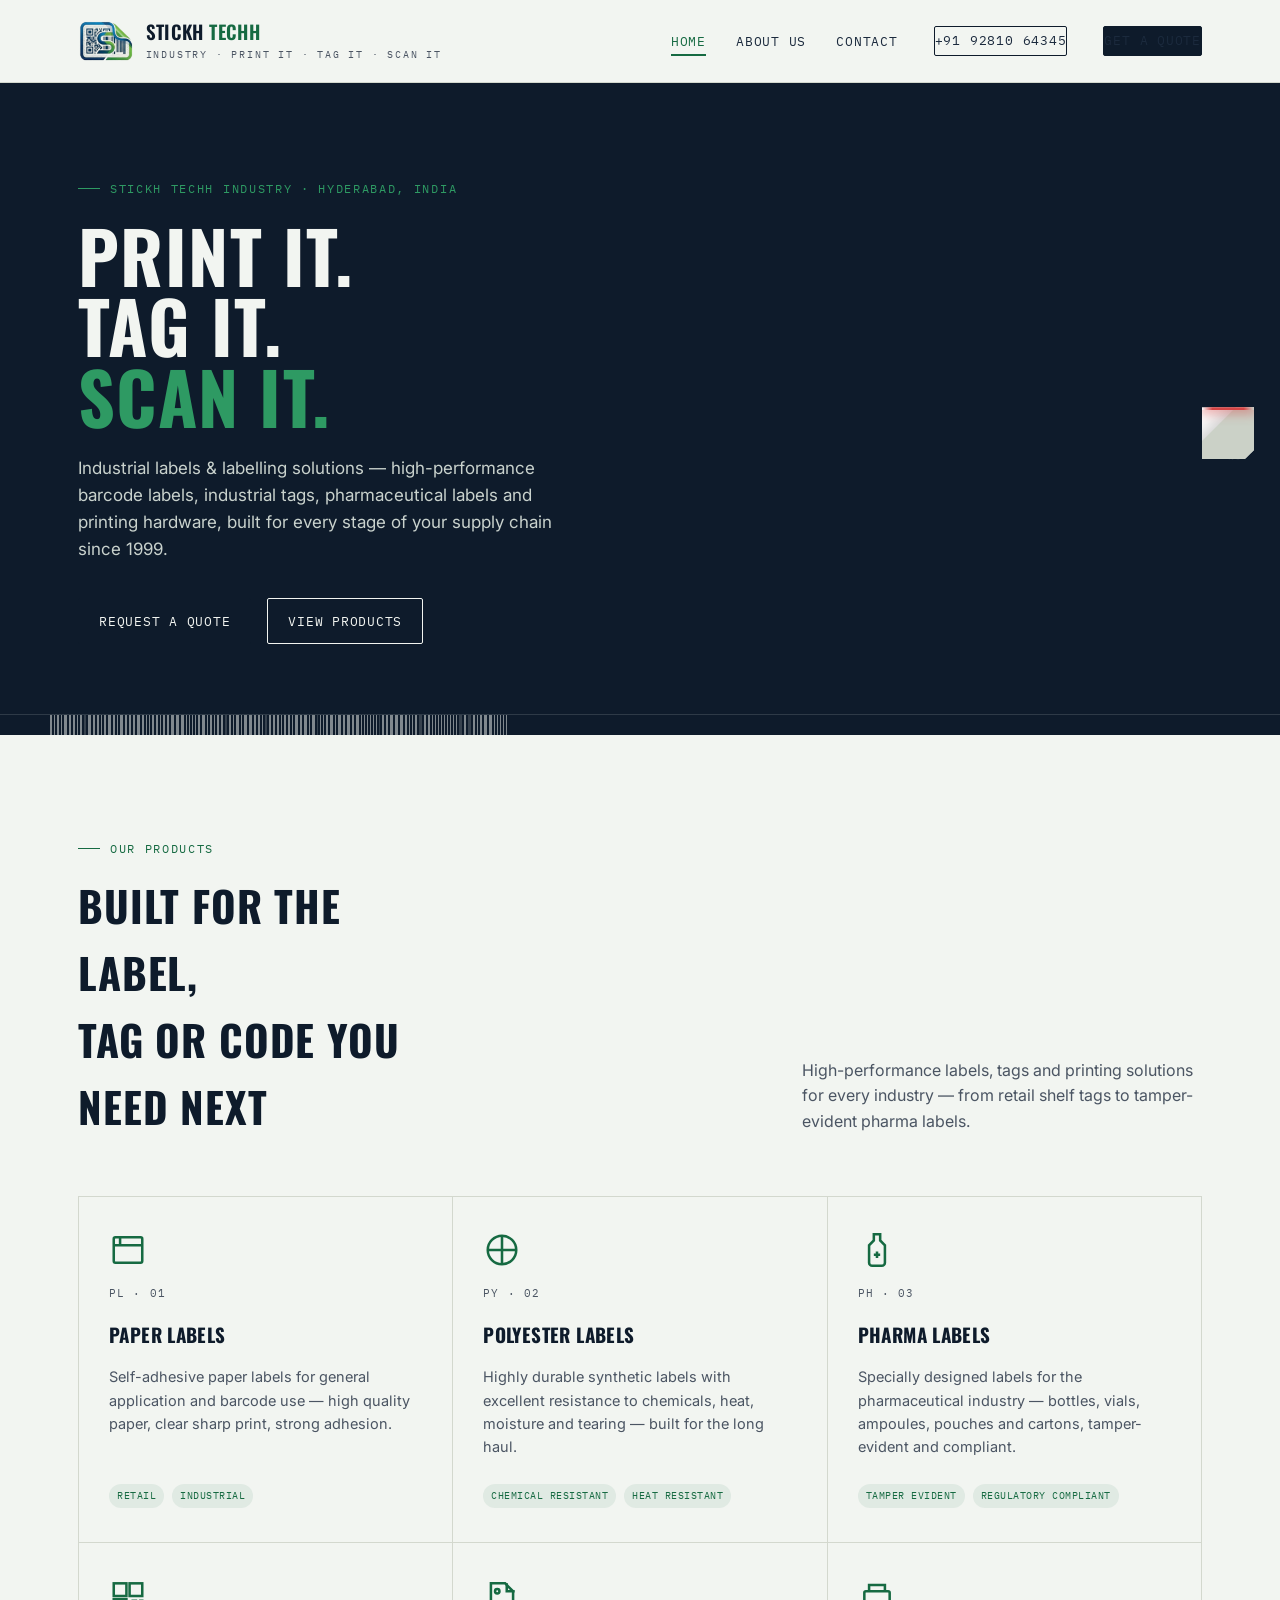
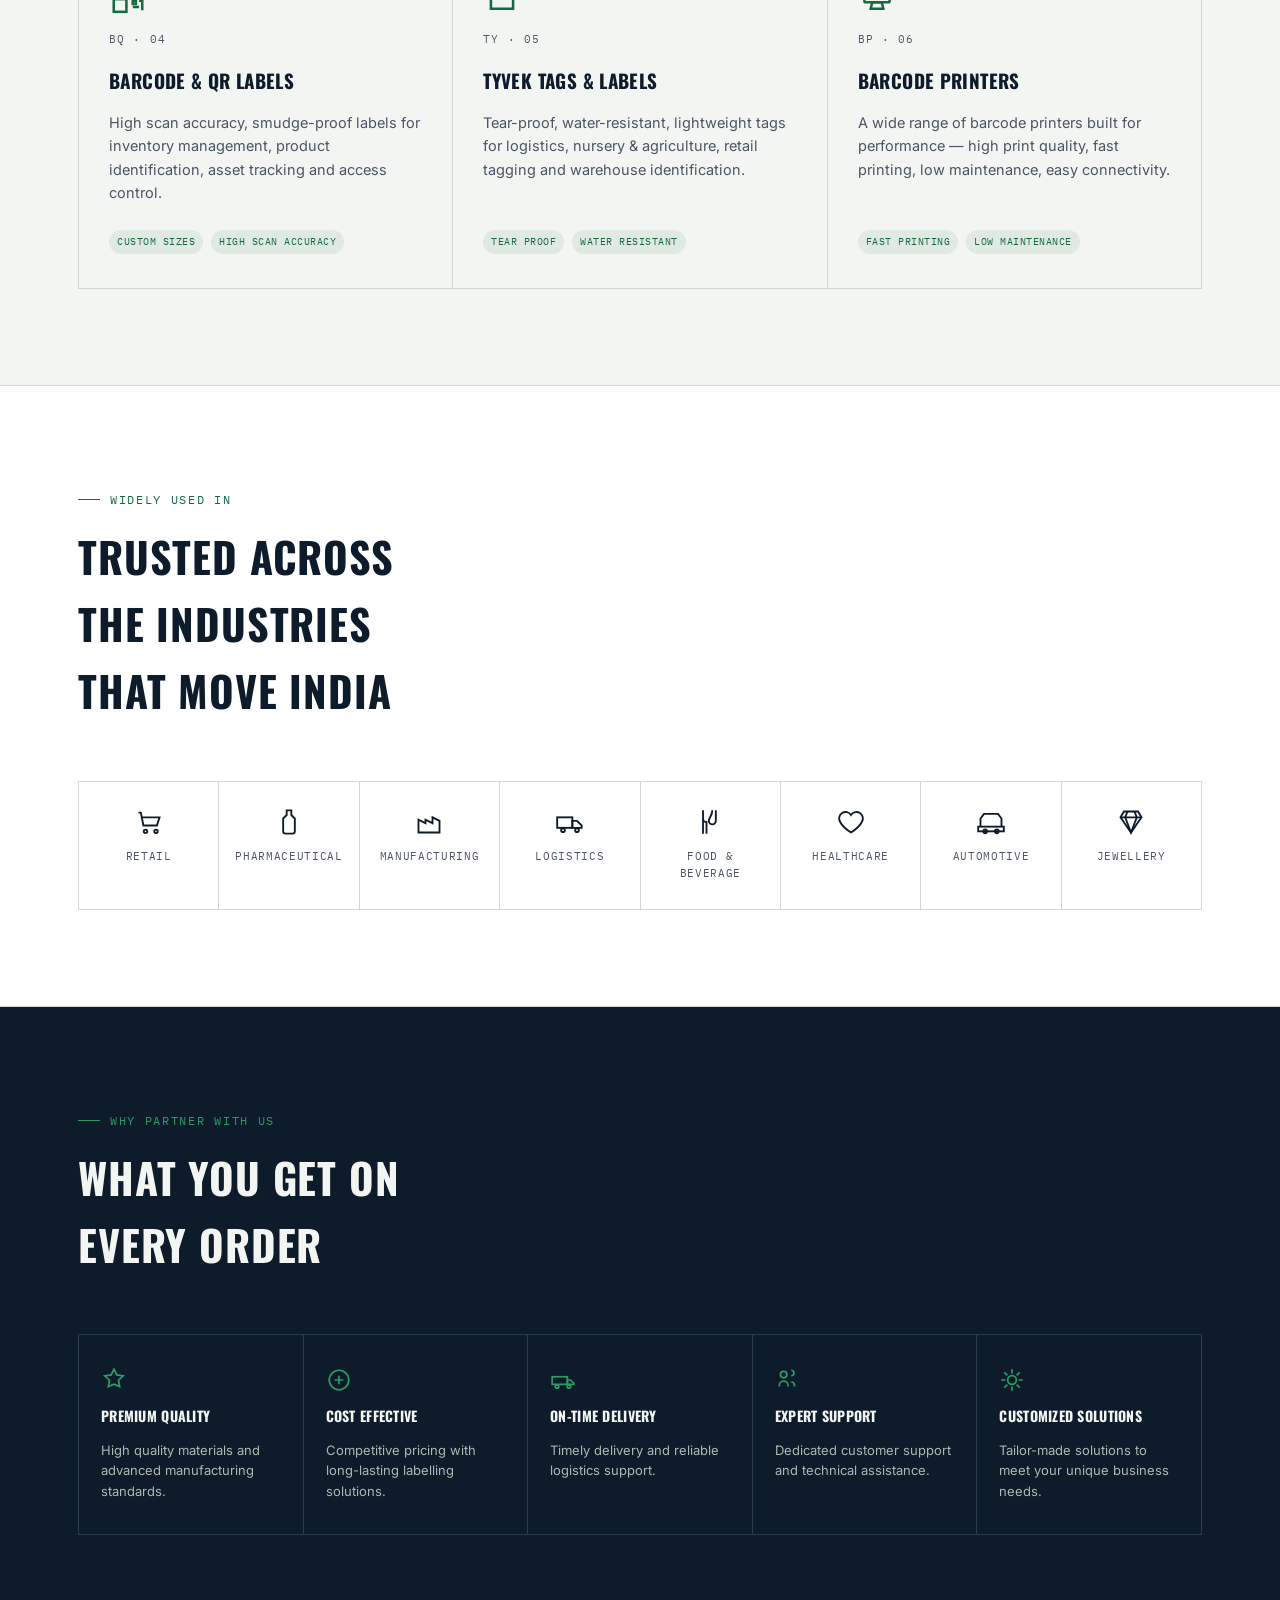
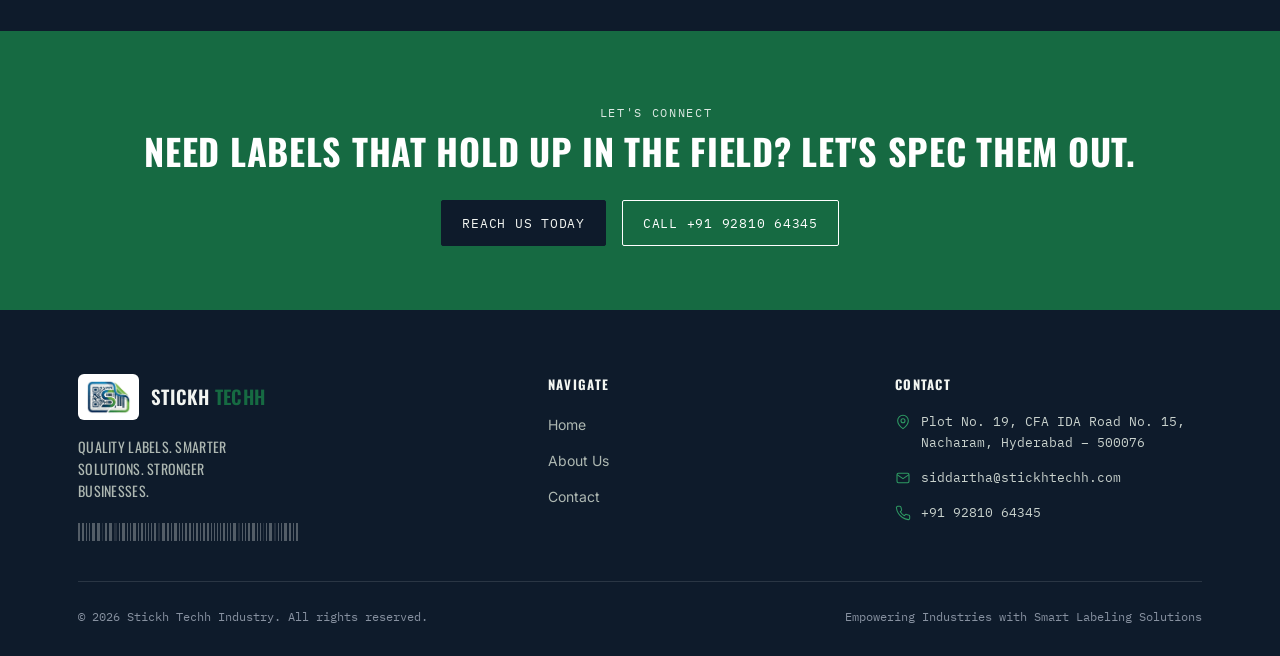
<file: index.html>
<!DOCTYPE html>
<html lang="en">
<head>
<meta charset="UTF-8">
<meta name="viewport" content="width=device-width, initial-scale=1.0">
<title>Stickh Techh Industry — Industrial Labels &amp; Labelling Solutions</title>
<meta name="description" content="High-performance barcode labels, industrial tags, pharmaceutical labels and printing solutions since 1999. Print it. Tag it. Scan it.">
<link rel="icon" href="assets/logo-icon.png" type="image/png">
<link rel="stylesheet" href="styles.css">
</head>
<body>

<header class="site-header">
  <div class="wrap">
    <a href="index.html" class="brand">
      <img class="brand-mark" src="assets/logo-icon.png" alt="Stickh Techh Industry logo">
      <span class="brand-text">
        <span class="name">STICKH <em>TECHH</em></span><br>
        <span class="sub">Industry · Print it · Tag it · Scan it</span>
      </span>
    </a>
    <nav class="main-nav">
      <ul>
        <li><a href="index.html" class="active">Home</a></li>
        <li><a href="about.html">About Us</a></li>
        <li><a href="contact.html">Contact</a></li>
      </ul>
      <a href="tel:+919281064345" class="btn btn-ghost hide-mobile">+91 92810 64345</a>
      <a href="contact.html" class="btn btn-solid">Get a Quote</a>
    </nav>
    <button class="nav-toggle" aria-label="Open menu">
      <svg viewBox="0 0 24 24" fill="none" stroke="currentColor" stroke-width="2"><line x1="3" y1="6" x2="21" y2="6"/><line x1="3" y1="12" x2="21" y2="12"/><line x1="3" y1="18" x2="21" y2="18"/></svg>
    </button>
  </div>
</header>

<div class="mobile-nav">
  <div class="top">
    <button class="close-btn" aria-label="Close menu">
      <svg viewBox="0 0 24 24" fill="none" stroke="currentColor" stroke-width="2"><line x1="6" y1="6" x2="18" y2="18"/><line x1="6" y1="18" x2="18" y2="6"/></svg>
    </button>
  </div>
  <ul>
    <li><a href="index.html">Home</a></li>
    <li><a href="about.html">About Us</a></li>
    <li><a href="contact.html">Contact</a></li>
    <li><a href="tel:+919281064345">Call Us</a></li>
  </ul>
</div>

<section class="hero">
  <div class="wrap">
    <div class="hero-copy">
      <span class="eyebrow">Stickh Techh Industry · Hyderabad, India</span>
      <h1>Print it.<br>Tag it.<br><span>Scan it.</span></h1>
      <p class="lead">Industrial labels &amp; labelling solutions — high-performance barcode labels, industrial tags, pharmaceutical labels and printing hardware, built for every stage of your supply chain since 1999.</p>
      <div class="cta-row">
        <a href="contact.html" class="btn btn-solid">Request a Quote</a>
        <a href="#products" class="btn btn-line">View Products</a>
      </div>
    </div>
    <div class="label-signature">
      <div class="label-card">
        <span class="l-eyebrow">Ref. no. STK-2026-01</span>
        <span class="l-name">Barcode &amp; QR <em>Label</em></span>
        <div class="barcode-strip" data-seed="12" data-bars="40" aria-hidden="true"></div>
        <div class="l-meta"><span>Lot 2026-07</span><span>Made in India</span></div>
        <div class="qr-grid" aria-hidden="true"></div>
        <div class="fold"></div>
        <div class="scan-beam" aria-hidden="true"></div>
      </div>
    </div>
  </div>
  <div class="hero-strip">
    <div class="wrap">
      <div class="barcode-strip" data-seed="4" data-bars="120" aria-hidden="true"></div>
    </div>
  </div>
</section>

<section id="products">
  <div class="wrap">
    <div class="section-head reveal">
      <div>
        <span class="eyebrow">Our Products</span>
        <h2>Built for the label,<br>tag or code you need next</h2>
      </div>
      <p>High-performance labels, tags and printing solutions for every industry — from retail shelf tags to tamper-evident pharma labels.</p>
    </div>

    <div class="grid-3 reveal">
      <div class="spec-card">
        <svg class="icon" viewBox="0 0 24 24" fill="none" stroke="currentColor" stroke-width="1.6"><rect x="3" y="4" width="18" height="16" rx="1"/><path d="M3 9h18"/><path d="M7 4v5"/></svg>
        <span class="ref">PL · 01</span>
        <h3>Paper Labels</h3>
        <p>Self-adhesive paper labels for general application and barcode use — high quality paper, clear sharp print, strong adhesion.</p>
        <div class="tags"><span>Retail</span><span>Industrial</span></div>
      </div>
      <div class="spec-card">
        <svg class="icon" viewBox="0 0 24 24" fill="none" stroke="currentColor" stroke-width="1.6"><circle cx="12" cy="12" r="9"/><path d="M12 3v18M3 12h18"/></svg>
        <span class="ref">PY · 02</span>
        <h3>Polyester Labels</h3>
        <p>Highly durable synthetic labels with excellent resistance to chemicals, heat, moisture and tearing — built for the long haul.</p>
        <div class="tags"><span>Chemical Resistant</span><span>Heat Resistant</span></div>
      </div>
      <div class="spec-card">
        <svg class="icon" viewBox="0 0 24 24" fill="none" stroke="currentColor" stroke-width="1.6"><path d="M10 2h4v4l3 3v11a2 2 0 0 1-2 2H9a2 2 0 0 1-2-2V9l3-3V2Z"/><path d="M12 13v4M10 15h4"/></svg>
        <span class="ref">PH · 03</span>
        <h3>Pharma Labels</h3>
        <p>Specially designed labels for the pharmaceutical industry — bottles, vials, ampoules, pouches and cartons, tamper-evident and compliant.</p>
        <div class="tags"><span>Tamper Evident</span><span>Regulatory Compliant</span></div>
      </div>
      <div class="spec-card">
        <svg class="icon" viewBox="0 0 24 24" fill="none" stroke="currentColor" stroke-width="1.6"><rect x="3" y="4" width="8" height="8"/><rect x="13" y="4" width="8" height="8"/><rect x="3" y="14" width="8" height="8"/><path d="M15 15h2v2h-2zM19 15h2v6M15 19h4"/></svg>
        <span class="ref">BQ · 04</span>
        <h3>Barcode &amp; QR Labels</h3>
        <p>High scan accuracy, smudge-proof labels for inventory management, product identification, asset tracking and access control.</p>
        <div class="tags"><span>Custom Sizes</span><span>High Scan Accuracy</span></div>
      </div>
      <div class="spec-card">
        <svg class="icon" viewBox="0 0 24 24" fill="none" stroke="currentColor" stroke-width="1.6"><path d="M5 4h9l5 5v11H5z"/><circle cx="9" cy="9" r="1.4"/><path d="M15 4v5h5"/></svg>
        <span class="ref">TY · 05</span>
        <h3>Tyvek Tags &amp; Labels</h3>
        <p>Tear-proof, water-resistant, lightweight tags for logistics, nursery &amp; agriculture, retail tagging and warehouse identification.</p>
        <div class="tags"><span>Tear Proof</span><span>Water Resistant</span></div>
      </div>
      <div class="spec-card">
        <svg class="icon" viewBox="0 0 24 24" fill="none" stroke="currentColor" stroke-width="1.6"><rect x="4" y="9" width="16" height="7" rx="1"/><path d="M7 9V5h10v4M8 20h8l-1-4H9l-1 4Z"/></svg>
        <span class="ref">BP · 06</span>
        <h3>Barcode Printers</h3>
        <p>A wide range of barcode printers built for performance — high print quality, fast printing, low maintenance, easy connectivity.</p>
        <div class="tags"><span>Fast Printing</span><span>Low Maintenance</span></div>
      </div>
    </div>
  </div>
</section>

<section class="section-alt">
  <div class="wrap">
    <div class="section-head reveal">
      <div>
        <span class="eyebrow">Widely Used In</span>
        <h2>Trusted across the industries that move India</h2>
      </div>
    </div>
    <div class="industry-strip reveal">
      <div class="ind"><svg viewBox="0 0 24 24" fill="none" stroke="currentColor" stroke-width="1.6"><circle cx="9" cy="20" r="1.5"/><circle cx="18" cy="20" r="1.5"/><path d="M3 4h2l2.2 11h11.6L21 8H6.2"/></svg><span>Retail</span></div>
      <div class="ind"><svg viewBox="0 0 24 24" fill="none" stroke="currentColor" stroke-width="1.6"><path d="M10 2h4v4l3 3v11a2 2 0 0 1-2 2H9a2 2 0 0 1-2-2V9l3-3V2Z"/></svg><span>Pharmaceutical</span></div>
      <div class="ind"><svg viewBox="0 0 24 24" fill="none" stroke="currentColor" stroke-width="1.6"><path d="M3 21V10l6 3V10l6 3V8l6 3v10z"/></svg><span>Manufacturing</span></div>
      <div class="ind"><svg viewBox="0 0 24 24" fill="none" stroke="currentColor" stroke-width="1.6"><rect x="1" y="8" width="13" height="9"/><path d="M14 11h4l4 4v2h-8z"/><circle cx="6" cy="19" r="1.6"/><circle cx="18" cy="19" r="1.6"/></svg><span>Logistics</span></div>
      <div class="ind"><svg viewBox="0 0 24 24" fill="none" stroke="currentColor" stroke-width="1.6"><path d="M6 2v7a3 3 0 0 0 3 3v10M6 2v20M6 9h0M17 2v9a3 3 0 0 1-6 0c0-3 3-4 3-9"/></svg><span>Food &amp; Beverage</span></div>
      <div class="ind"><svg viewBox="0 0 24 24" fill="none" stroke="currentColor" stroke-width="1.6"><path d="M12 21s-7-4.5-9.3-9A5 5 0 0 1 12 6a5 5 0 0 1 9.3 6c-2.3 4.5-9.3 9-9.3 9Z"/></svg><span>Healthcare</span></div>
      <div class="ind"><svg viewBox="0 0 24 24" fill="none" stroke="currentColor" stroke-width="1.6"><path d="M3 16V9l3-4h12l3 4v7"/><rect x="1" y="16" width="22" height="4"/><circle cx="7" cy="20" r="1.6"/><circle cx="17" cy="20" r="1.6"/></svg><span>Automotive</span></div>
      <div class="ind"><svg viewBox="0 0 24 24" fill="none" stroke="currentColor" stroke-width="1.6"><path d="M6 3h12l3 5-9 13L3 8Z"/><path d="M3 8h18M9 3l-2 5 5 13 5-13-2-5"/></svg><span>Jewellery</span></div>
    </div>
  </div>
</section>

<section class="section-dark">
  <div class="wrap">
    <div class="section-head reveal">
      <div>
        <span class="eyebrow">Why Partner With Us</span>
        <h2>What you get on every order</h2>
      </div>
    </div>
    <div class="badge-row reveal">
      <div class="badge">
        <svg viewBox="0 0 24 24" fill="none" stroke="currentColor" stroke-width="1.6"><path d="M12 2l2.6 5.3 5.9.8-4.3 4.1 1 5.8L12 15.8 6.8 18l1-5.8L3.5 8.1l5.9-.8Z"/></svg>
        <h4>Premium Quality</h4>
        <p>High quality materials and advanced manufacturing standards.</p>
      </div>
      <div class="badge">
        <svg viewBox="0 0 24 24" fill="none" stroke="currentColor" stroke-width="1.6"><circle cx="12" cy="12" r="9"/><path d="M8 12h8M12 8v8"/></svg>
        <h4>Cost Effective</h4>
        <p>Competitive pricing with long-lasting labelling solutions.</p>
      </div>
      <div class="badge">
        <svg viewBox="0 0 24 24" fill="none" stroke="currentColor" stroke-width="1.6"><rect x="2" y="9" width="14" height="7"/><path d="M16 12h3l3 3v1h-6z"/><circle cx="6.5" cy="18" r="1.6"/><circle cx="17.5" cy="18" r="1.6"/></svg>
        <h4>On-Time Delivery</h4>
        <p>Timely delivery and reliable logistics support.</p>
      </div>
      <div class="badge">
        <svg viewBox="0 0 24 24" fill="none" stroke="currentColor" stroke-width="1.6"><path d="M4 18v-1a4 4 0 0 1 4-4h0a4 4 0 0 1 4 4v1"/><circle cx="8" cy="7" r="3"/><path d="M15 8a2.5 2.5 0 1 0 0-5"/><path d="M18 18v-1a3.5 3.5 0 0 0-3-3.4"/></svg>
        <h4>Expert Support</h4>
        <p>Dedicated customer support and technical assistance.</p>
      </div>
      <div class="badge">
        <svg viewBox="0 0 24 24" fill="none" stroke="currentColor" stroke-width="1.6"><path d="M12 2v4M12 18v4M4.9 4.9l2.8 2.8M16.3 16.3l2.8 2.8M2 12h4M18 12h4M4.9 19.1l2.8-2.8M16.3 7.7l2.8-2.8"/><circle cx="12" cy="12" r="4"/></svg>
        <h4>Customized Solutions</h4>
        <p>Tailor-made solutions to meet your unique business needs.</p>
      </div>
    </div>
  </div>
</section>

<section class="cta-band">
  <div class="wrap reveal">
    <span class="eyebrow" style="color:rgba(255,255,255,0.85)">Let's Connect</span>
    <h2>Need labels that hold up in the field? Let's spec them out.</h2>
    <div class="cta-row">
      <a href="contact.html" class="btn btn-solid">Reach Us Today</a>
      <a href="tel:+919281064345" class="btn btn-ghost">Call +91 92810 64345</a>
    </div>
  </div>
</section>

<footer class="site-footer">
  <div class="wrap">
    <div class="footer-grid">
      <div>
        <a href="index.html" class="brand">
          <span class="brand-mark-chip"><img class="brand-mark" src="assets/logo-icon.png" alt="Stickh Techh Industry logo"></span>
          <span class="brand-text"><span class="name">STICKH <em>TECHH</em></span></span>
        </a>
        <p class="footer-tagline">Quality Labels. Smarter Solutions. Stronger Businesses.</p>
        <div class="barcode-strip" data-seed="9" data-bars="60" style="color:rgba(242,245,241,0.3); height:18px; max-width:260px;" aria-hidden="true"></div>
      </div>
      <div>
        <h4>Navigate</h4>
        <ul class="footer-list">
          <li><a href="index.html">Home</a></li>
          <li><a href="about.html">About Us</a></li>
          <li><a href="contact.html">Contact</a></li>
        </ul>
      </div>
      <div>
        <h4>Contact</h4>
        <ul class="footer-contact">
          <li><svg viewBox="0 0 24 24" fill="none" stroke="currentColor" stroke-width="1.6"><path d="M20 10c0 6-8 12-8 12s-8-6-8-12a8 8 0 0 1 16 0Z"/><circle cx="12" cy="10" r="3"/></svg>Plot No. 19, CFA IDA Road No. 15, Nacharam, Hyderabad – 500076</li>
          <li><svg viewBox="0 0 24 24" fill="none" stroke="currentColor" stroke-width="1.6"><rect x="3" y="5" width="18" height="14" rx="2"/><path d="m3 7 9 6 9-6"/></svg>siddartha@stickhtechh.com</li>
          <li><svg viewBox="0 0 24 24" fill="none" stroke="currentColor" stroke-width="1.6"><path d="M22 16.9v3a2 2 0 0 1-2.2 2 19.8 19.8 0 0 1-8.6-3.1 19.5 19.5 0 0 1-6-6 19.8 19.8 0 0 1-3.1-8.6A2 2 0 0 1 4.1 2h3a2 2 0 0 1 2 1.7c.1 1 .4 2 .7 3a2 2 0 0 1-.5 2.1L8 10a16 16 0 0 0 6 6l1.2-1.3a2 2 0 0 1 2.1-.5c1 .3 2 .5 3 .7a2 2 0 0 1 1.7 2Z"/></svg>+91 92810 64345</li>
        </ul>
      </div>
    </div>
    <div class="footer-bottom">
      <span>© 2026 Stickh Techh Industry. All rights reserved.</span>
      <span>Empowering Industries with Smart Labeling Solutions</span>
    </div>
  </div>
</footer>

<script src="script.js"></script>
</body>
</html>
</file>
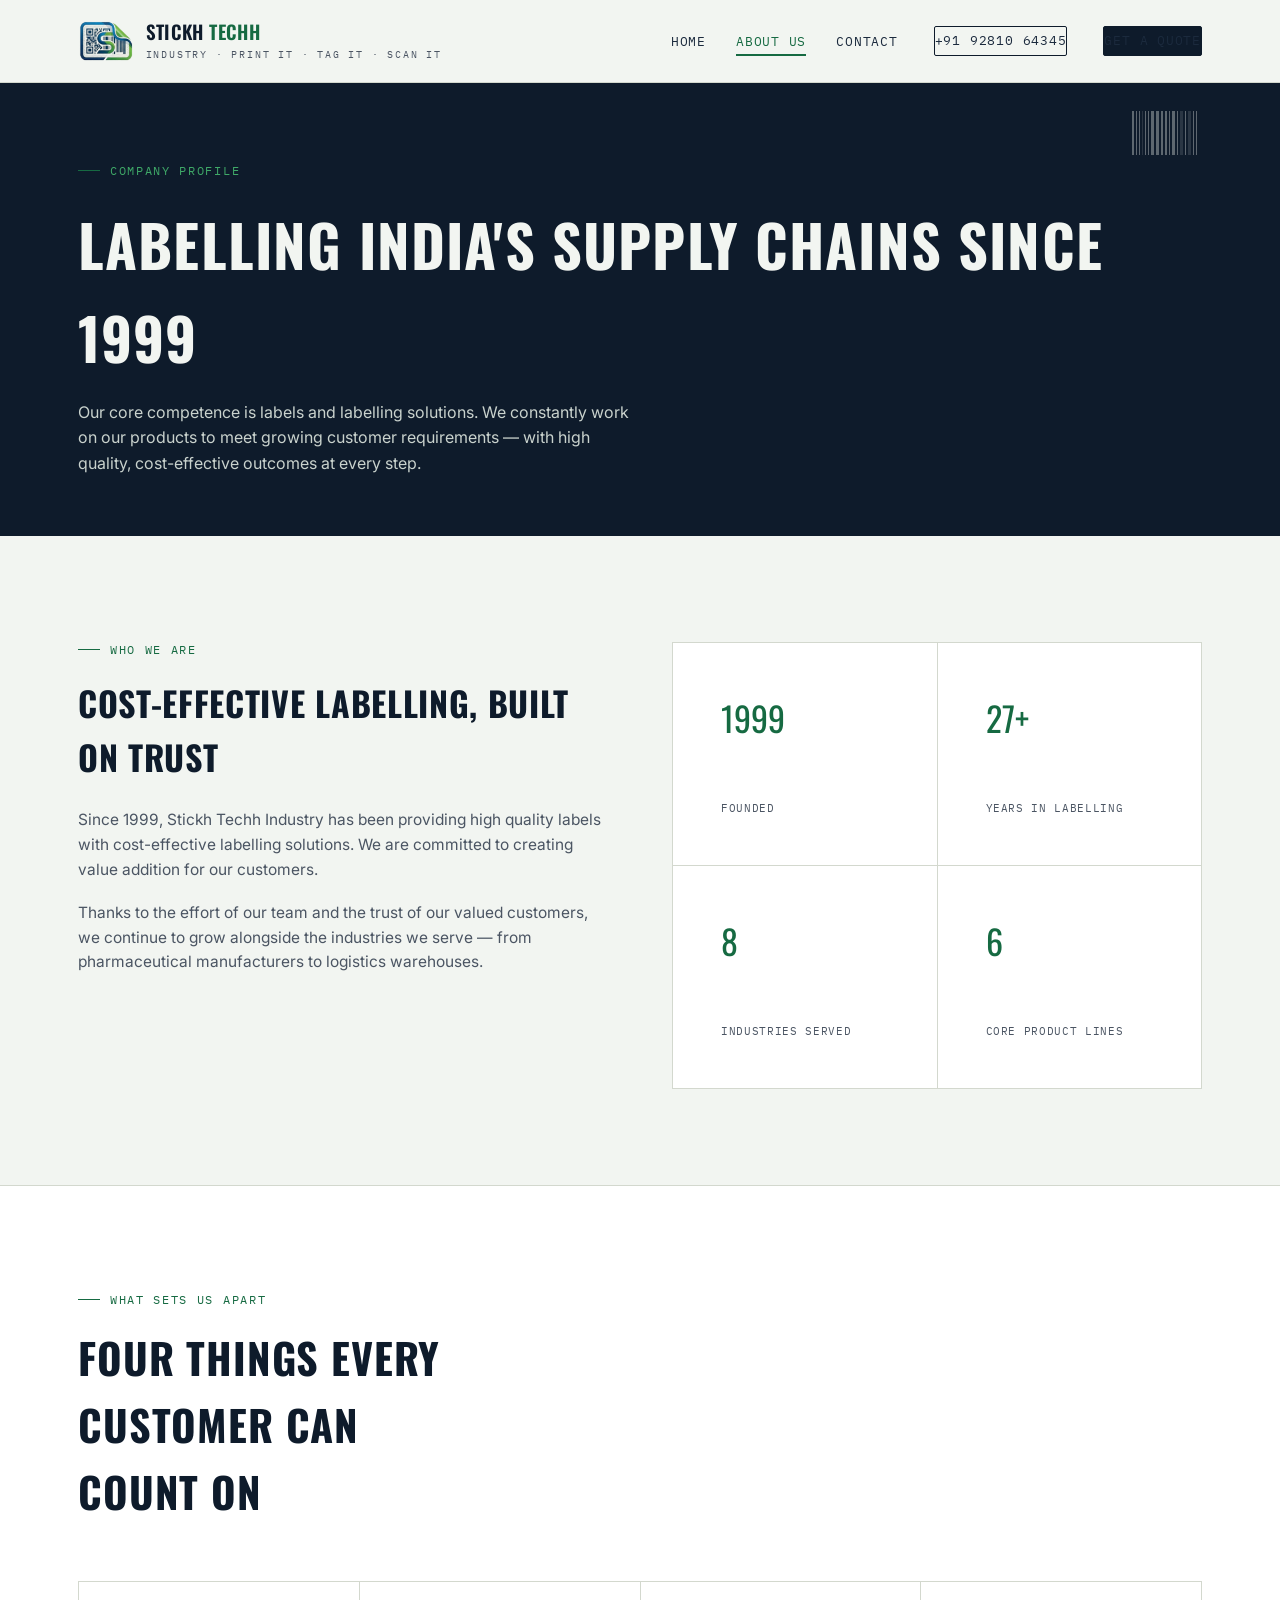
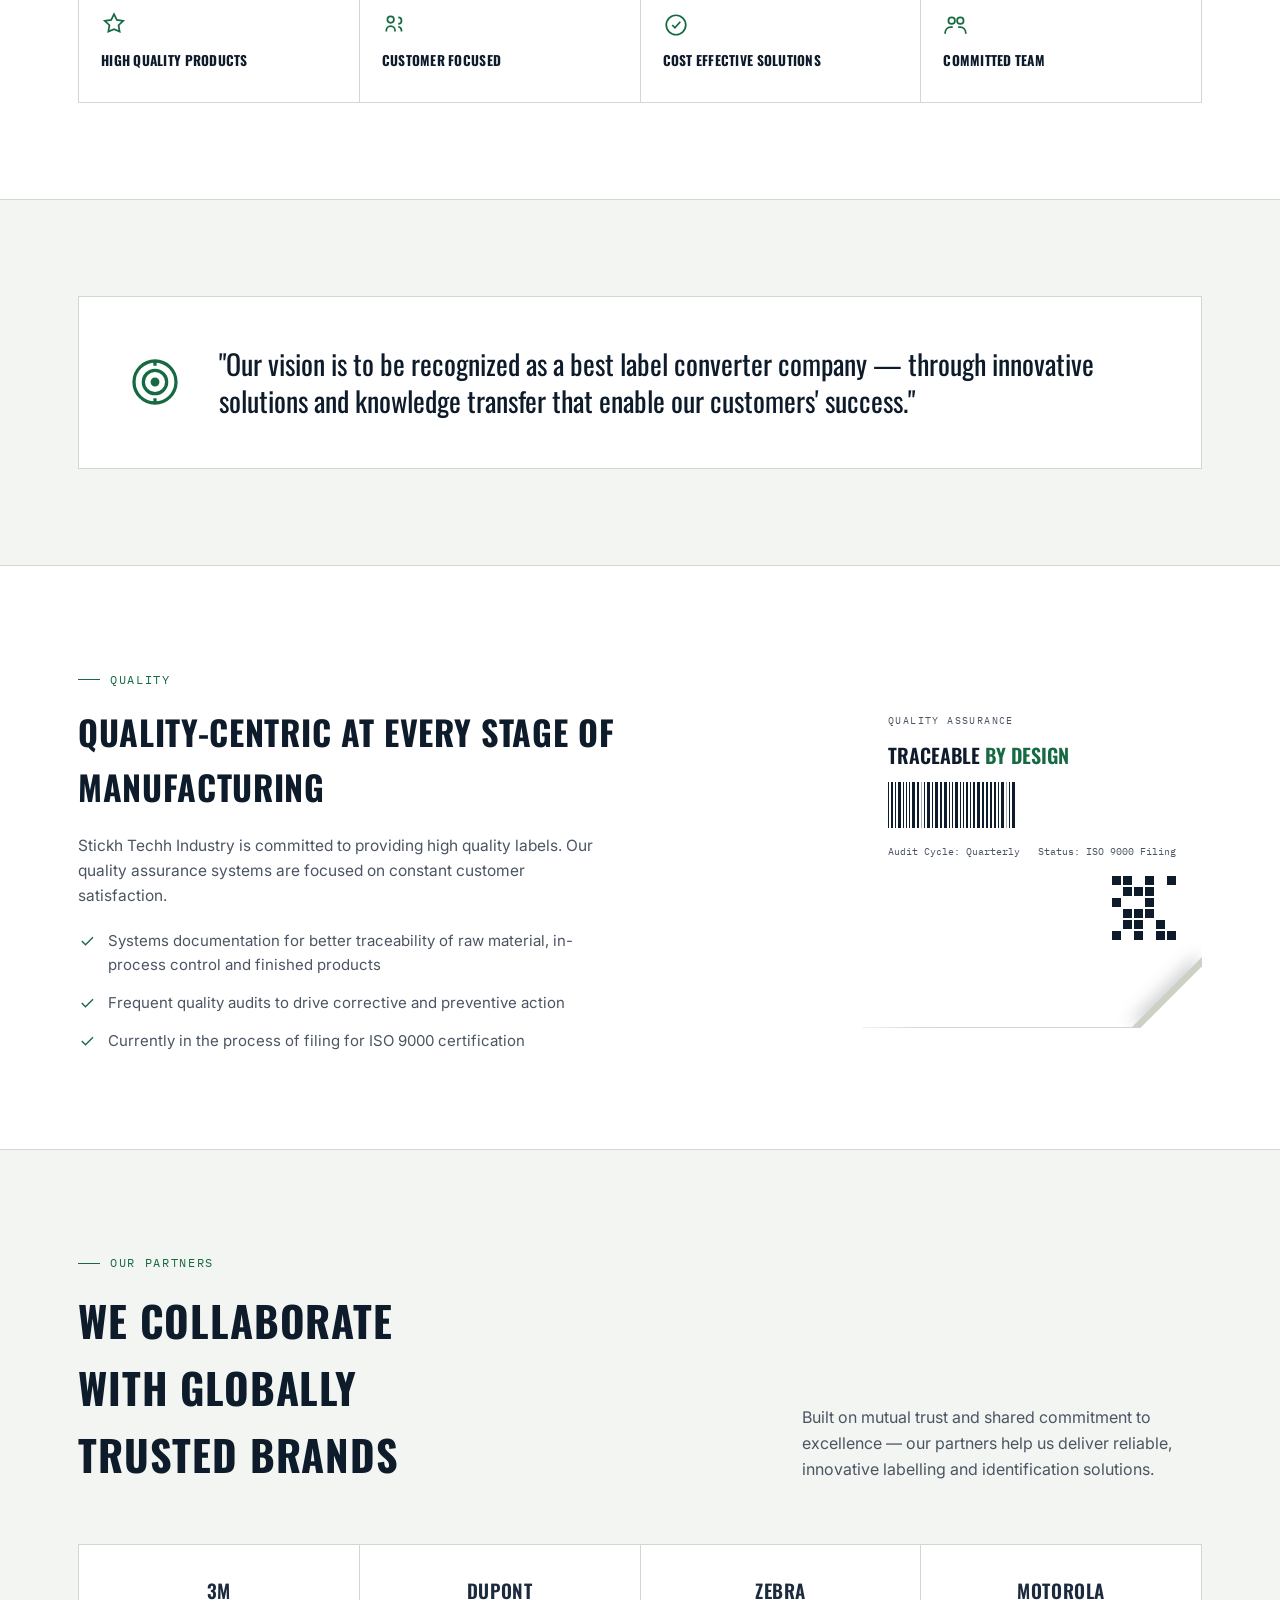
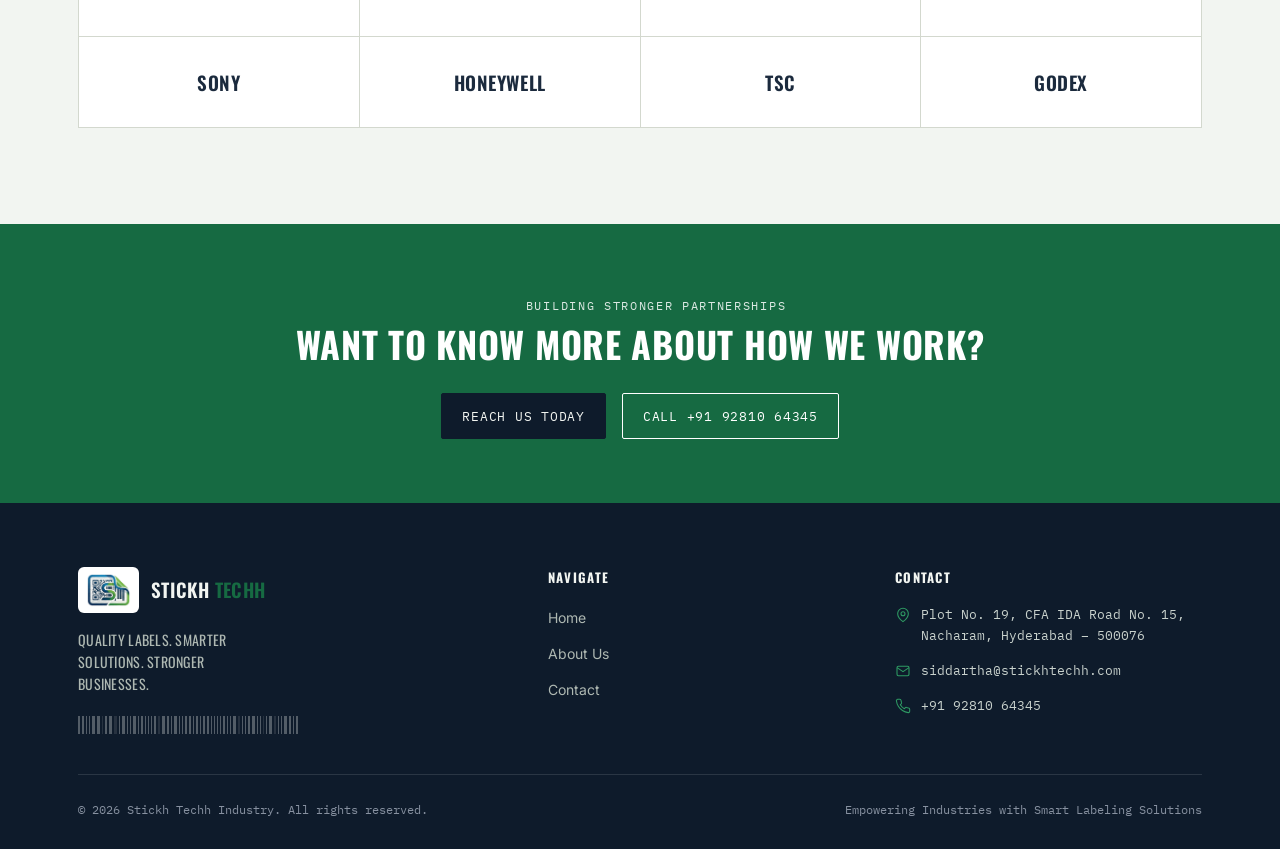
<file: about.html>
<!DOCTYPE html>
<html lang="en">
<head>
<meta charset="UTF-8">
<meta name="viewport" content="width=device-width, initial-scale=1.0">
<title>About Us — Stickh Techh Industry</title>
<meta name="description" content="Since 1999, Stickh Techh Industry has been providing high quality, cost-effective labelling solutions to industries across India.">
<link rel="icon" href="assets/logo-icon.png" type="image/png">
<link rel="stylesheet" href="styles.css">
</head>
<body>

<header class="site-header">
  <div class="wrap">
    <a href="index.html" class="brand">
      <img class="brand-mark" src="assets/logo-icon.png" alt="Stickh Techh Industry logo">
      <span class="brand-text">
        <span class="name">STICKH <em>TECHH</em></span><br>
        <span class="sub">Industry · Print it · Tag it · Scan it</span>
      </span>
    </a>
    <nav class="main-nav">
      <ul>
        <li><a href="index.html">Home</a></li>
        <li><a href="about.html" class="active">About Us</a></li>
        <li><a href="contact.html">Contact</a></li>
      </ul>
      <a href="tel:+919281064345" class="btn btn-ghost hide-mobile">+91 92810 64345</a>
      <a href="contact.html" class="btn btn-solid">Get a Quote</a>
    </nav>
    <button class="nav-toggle" aria-label="Open menu">
      <svg viewBox="0 0 24 24" fill="none" stroke="currentColor" stroke-width="2"><line x1="3" y1="6" x2="21" y2="6"/><line x1="3" y1="12" x2="21" y2="12"/><line x1="3" y1="18" x2="21" y2="18"/></svg>
    </button>
  </div>
</header>

<div class="mobile-nav">
  <div class="top">
    <button class="close-btn" aria-label="Close menu">
      <svg viewBox="0 0 24 24" fill="none" stroke="currentColor" stroke-width="2"><line x1="6" y1="6" x2="18" y2="18"/><line x1="6" y1="18" x2="18" y2="6"/></svg>
    </button>
  </div>
  <ul>
    <li><a href="index.html">Home</a></li>
    <li><a href="about.html">About Us</a></li>
    <li><a href="contact.html">Contact</a></li>
    <li><a href="tel:+919281064345">Call Us</a></li>
  </ul>
</div>

<section class="page-hero">
  <div class="wrap">
    <span class="eyebrow" style="color:#3FA968">Company Profile</span>
    <h1>Labelling India's supply chains since 1999</h1>
    <p>Our core competence is labels and labelling solutions. We constantly work on our products to meet growing customer requirements — with high quality, cost-effective outcomes at every step.</p>
  </div>
  <div class="barcode-strip" data-seed="21" data-bars="18" aria-hidden="true"></div>
</section>

<section>
  <div class="wrap profile-grid">
    <div class="reveal">
      <span class="eyebrow">Who We Are</span>
      <h2 style="margin:16px 0 24px; font-size:clamp(24px,3vw,34px);">Cost-effective labelling, built on trust</h2>
      <p>Since 1999, Stickh Techh Industry has been providing high quality labels with cost-effective labelling solutions. We are committed to creating value addition for our customers.</p>
      <p>Thanks to the effort of our team and the trust of our valued customers, we continue to grow alongside the industries we serve — from pharmaceutical manufacturers to logistics warehouses.</p>
    </div>
    <div class="reveal">
      <div class="stat-list">
        <div><div class="num">1999</div><div class="lbl">Founded</div></div>
        <div><div class="num">27+</div><div class="lbl">Years in Labelling</div></div>
        <div><div class="num">8</div><div class="lbl">Industries Served</div></div>
        <div><div class="num">6</div><div class="lbl">Core Product Lines</div></div>
      </div>
    </div>
  </div>
</section>

<section class="section-alt">
  <div class="wrap">
    <div class="section-head reveal">
      <div>
        <span class="eyebrow">What Sets Us Apart</span>
        <h2>Four things every customer can count on</h2>
      </div>
    </div>
    <div class="badge-row-4 reveal">
      <div class="badge">
        <svg viewBox="0 0 24 24" fill="none" stroke="currentColor" stroke-width="1.6"><path d="M12 2l2.6 5.3 5.9.8-4.3 4.1 1 5.8L12 15.8 6.8 18l1-5.8L3.5 8.1l5.9-.8Z"/></svg>
        <h4>High Quality Products</h4>
      </div>
      <div class="badge">
        <svg viewBox="0 0 24 24" fill="none" stroke="currentColor" stroke-width="1.6"><path d="M4 18v-1a4 4 0 0 1 4-4h0a4 4 0 0 1 4 4v1"/><circle cx="8" cy="7" r="3"/><path d="M15 5a3 3 0 0 1 0 6M18 18v-1a3.5 3.5 0 0 0-3-3.4"/></svg>
        <h4>Customer Focused</h4>
      </div>
      <div class="badge">
        <svg viewBox="0 0 24 24" fill="none" stroke="currentColor" stroke-width="1.6"><circle cx="12" cy="12" r="9"/><path d="m8.5 12 2.5 2.5L16 9"/></svg>
        <h4>Cost Effective Solutions</h4>
      </div>
      <div class="badge">
        <svg viewBox="0 0 24 24" fill="none" stroke="currentColor" stroke-width="1.6"><circle cx="8" cy="8" r="3"/><circle cx="16" cy="8" r="3"/><path d="M2 20v-1a5 5 0 0 1 5-5h2M14 14h2a5 5 0 0 1 5 5v1"/></svg>
        <h4>Committed Team</h4>
      </div>
    </div>
  </div>
</section>

<section>
  <div class="wrap reveal">
    <div class="vision-block">
      <svg viewBox="0 0 24 24" fill="none" stroke="currentColor" stroke-width="1.4"><circle cx="12" cy="12" r="9"/><circle cx="12" cy="12" r="5"/><circle cx="12" cy="12" r="1.2" fill="currentColor"/><path d="M12 3v2M12 19v2"/></svg>
      <p>"Our vision is to be recognized as a best label converter company — through innovative solutions and knowledge transfer that enable our customers' success."</p>
    </div>
  </div>
</section>

<section class="section-alt">
  <div class="wrap quality-grid">
    <div class="reveal">
      <span class="eyebrow">Quality</span>
      <h2 style="margin:16px 0 20px; font-size:clamp(24px,3vw,34px);">Quality-centric at every stage of manufacturing</h2>
      <p style="color:var(--text-soft); font-size:15.5px;">Stickh Techh Industry is committed to providing high quality labels. Our quality assurance systems are focused on constant customer satisfaction.</p>
      <ul>
        <li><svg viewBox="0 0 24 24" fill="none" stroke="currentColor" stroke-width="1.8"><path d="m5 12 5 5L20 7"/></svg>Systems documentation for better traceability of raw material, in-process control and finished products</li>
        <li><svg viewBox="0 0 24 24" fill="none" stroke="currentColor" stroke-width="1.8"><path d="m5 12 5 5L20 7"/></svg>Frequent quality audits to drive corrective and preventive action</li>
        <li><svg viewBox="0 0 24 24" fill="none" stroke="currentColor" stroke-width="1.8"><path d="m5 12 5 5L20 7"/></svg>Currently in the process of filing for ISO 9000 certification</li>
      </ul>
    </div>
    <div class="reveal">
      <div class="label-card" style="position:relative; aspect-ratio:1/1; max-width:340px; margin-left:auto;">
        <span class="l-eyebrow">Quality Assurance</span>
        <span class="l-name">Traceable <em>by Design</em></span>
        <div class="barcode-strip" data-seed="31" data-bars="34" aria-hidden="true"></div>
        <div class="l-meta"><span>Audit Cycle: Quarterly</span><span>Status: ISO 9000 Filing</span></div>
        <div class="qr-grid" aria-hidden="true"></div>
        <div class="fold"></div>
      </div>
    </div>
  </div>
</section>

<section>
  <div class="wrap">
    <div class="section-head reveal">
      <div>
        <span class="eyebrow">Our Partners</span>
        <h2>We collaborate with globally trusted brands</h2>
      </div>
      <p>Built on mutual trust and shared commitment to excellence — our partners help us deliver reliable, innovative labelling and identification solutions.</p>
    </div>
    <div class="partner-row reveal">
      <span>3M</span><span>DuPont</span><span>Zebra</span><span>Motorola</span>
      <span>Sony</span><span>Honeywell</span><span>TSC</span><span>GoDEX</span>
    </div>
  </div>
</section>

<section class="cta-band">
  <div class="wrap reveal">
    <span class="eyebrow" style="color:rgba(255,255,255,0.85)">Building Stronger Partnerships</span>
    <h2>Want to know more about how we work?</h2>
    <div class="cta-row">
      <a href="contact.html" class="btn btn-solid">Reach Us Today</a>
      <a href="tel:+919281064345" class="btn btn-ghost">Call +91 92810 64345</a>
    </div>
  </div>
</section>

<footer class="site-footer">
  <div class="wrap">
    <div class="footer-grid">
      <div>
        <a href="index.html" class="brand">
          <span class="brand-mark-chip"><img class="brand-mark" src="assets/logo-icon.png" alt="Stickh Techh Industry logo"></span>
          <span class="brand-text"><span class="name">STICKH <em>TECHH</em></span></span>
        </a>
        <p class="footer-tagline">Quality Labels. Smarter Solutions. Stronger Businesses.</p>
        <div class="barcode-strip" data-seed="9" data-bars="60" style="color:rgba(242,245,241,0.3); height:18px; max-width:260px;" aria-hidden="true"></div>
      </div>
      <div>
        <h4>Navigate</h4>
        <ul class="footer-list">
          <li><a href="index.html">Home</a></li>
          <li><a href="about.html">About Us</a></li>
          <li><a href="contact.html">Contact</a></li>
        </ul>
      </div>
      <div>
        <h4>Contact</h4>
        <ul class="footer-contact">
          <li><svg viewBox="0 0 24 24" fill="none" stroke="currentColor" stroke-width="1.6"><path d="M20 10c0 6-8 12-8 12s-8-6-8-12a8 8 0 0 1 16 0Z"/><circle cx="12" cy="10" r="3"/></svg>Plot No. 19, CFA IDA Road No. 15, Nacharam, Hyderabad – 500076</li>
          <li><svg viewBox="0 0 24 24" fill="none" stroke="currentColor" stroke-width="1.6"><rect x="3" y="5" width="18" height="14" rx="2"/><path d="m3 7 9 6 9-6"/></svg>siddartha@stickhtechh.com</li>
          <li><svg viewBox="0 0 24 24" fill="none" stroke="currentColor" stroke-width="1.6"><path d="M22 16.9v3a2 2 0 0 1-2.2 2 19.8 19.8 0 0 1-8.6-3.1 19.5 19.5 0 0 1-6-6 19.8 19.8 0 0 1-3.1-8.6A2 2 0 0 1 4.1 2h3a2 2 0 0 1 2 1.7c.1 1 .4 2 .7 3a2 2 0 0 1-.5 2.1L8 10a16 16 0 0 0 6 6l1.2-1.3a2 2 0 0 1 2.1-.5c1 .3 2 .5 3 .7a2 2 0 0 1 1.7 2Z"/></svg>+91 92810 64345</li>
        </ul>
      </div>
    </div>
    <div class="footer-bottom">
      <span>© 2026 Stickh Techh Industry. All rights reserved.</span>
      <span>Empowering Industries with Smart Labeling Solutions</span>
    </div>
  </div>
</footer>

<script src="script.js"></script>
</body>
</html>
</file>
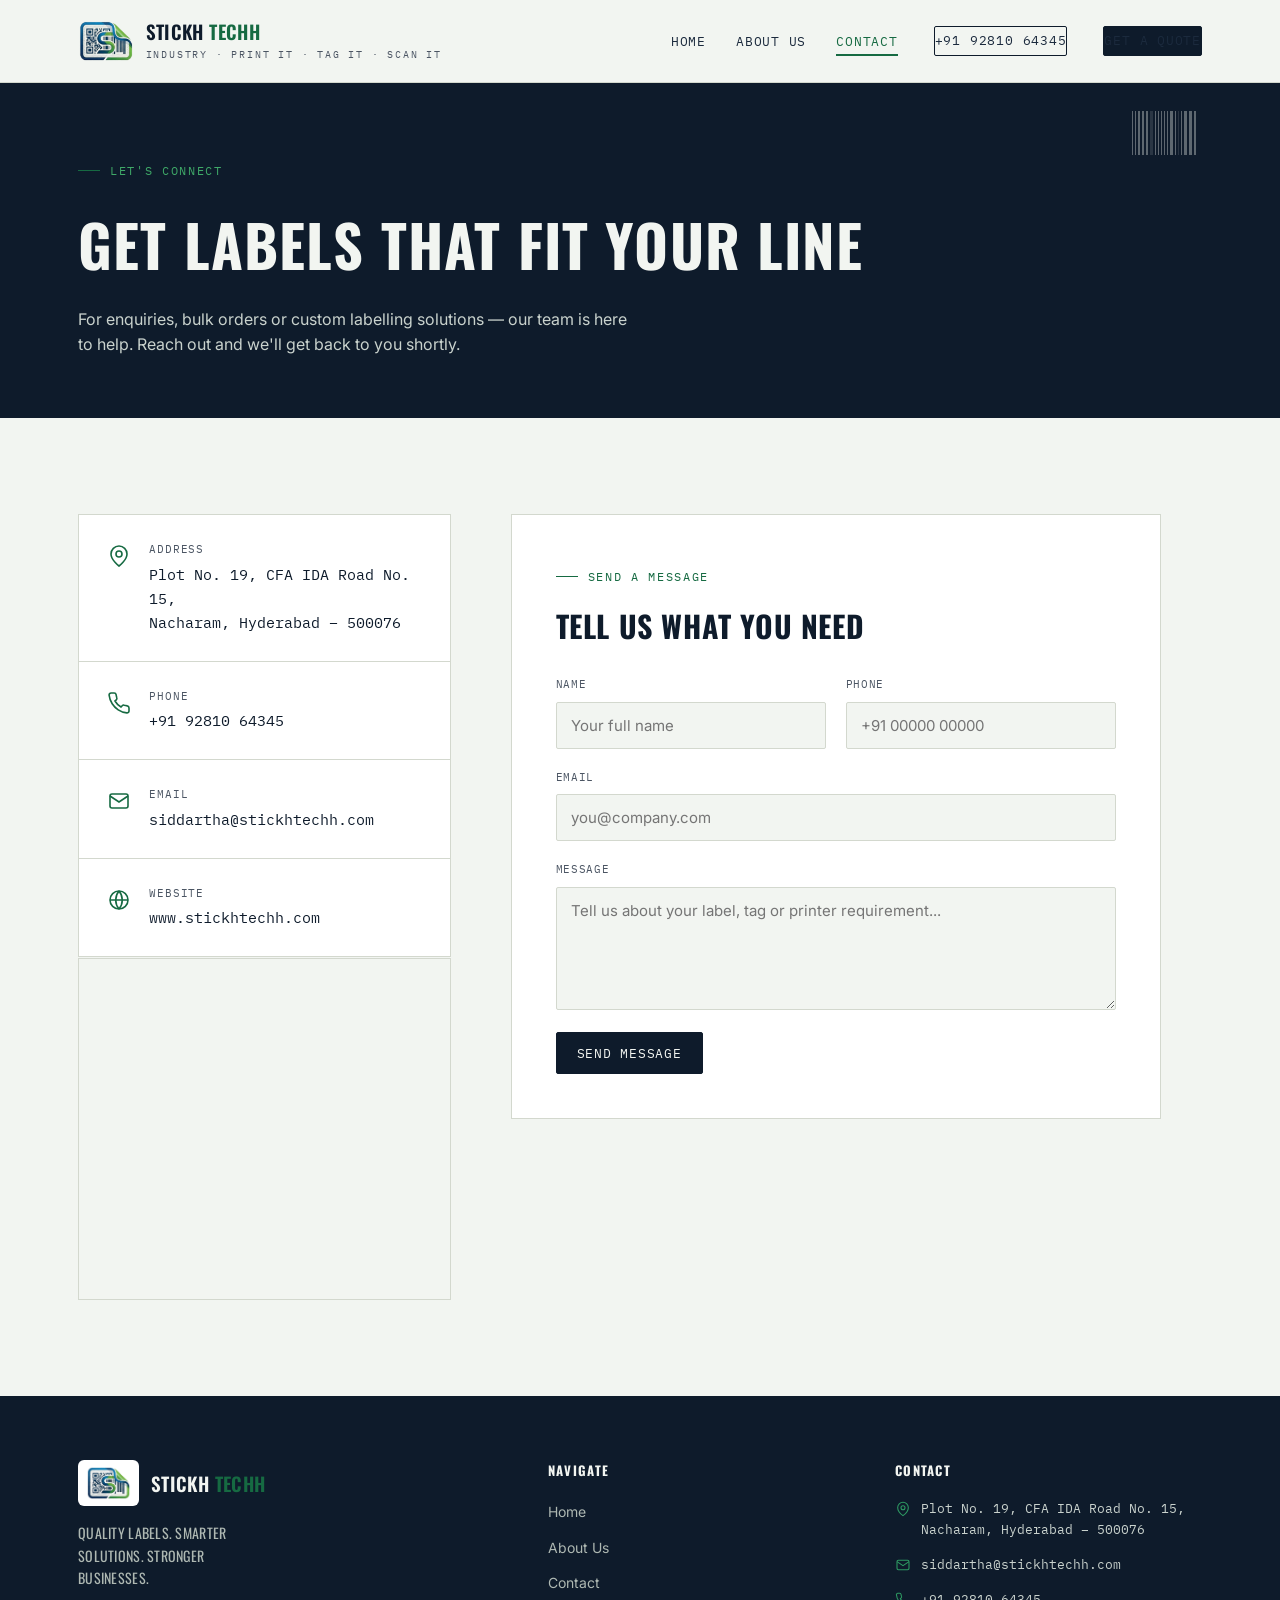
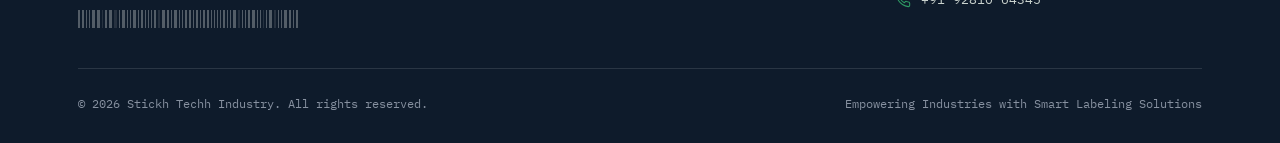
<file: contact.html>
<!DOCTYPE html>
<html lang="en">
<head>
<meta charset="UTF-8">
<meta name="viewport" content="width=device-width, initial-scale=1.0">
<title>Contact — Stickh Techh Industry</title>
<meta name="description" content="Get in touch with Stickh Techh Industry for enquiries, bulk orders or custom labelling solutions. Nacharam, Hyderabad.">
<link rel="icon" href="assets/logo-icon.png" type="image/png">
<link rel="stylesheet" href="styles.css">
</head>
<body>

<header class="site-header">
  <div class="wrap">
    <a href="index.html" class="brand">
      <img class="brand-mark" src="assets/logo-icon.png" alt="Stickh Techh Industry logo">
      <span class="brand-text">
        <span class="name">STICKH <em>TECHH</em></span><br>
        <span class="sub">Industry · Print it · Tag it · Scan it</span>
      </span>
    </a>
    <nav class="main-nav">
      <ul>
        <li><a href="index.html">Home</a></li>
        <li><a href="about.html">About Us</a></li>
        <li><a href="contact.html" class="active">Contact</a></li>
      </ul>
      <a href="tel:+919281064345" class="btn btn-ghost hide-mobile">+91 92810 64345</a>
      <a href="contact.html" class="btn btn-solid">Get a Quote</a>
    </nav>
    <button class="nav-toggle" aria-label="Open menu">
      <svg viewBox="0 0 24 24" fill="none" stroke="currentColor" stroke-width="2"><line x1="3" y1="6" x2="21" y2="6"/><line x1="3" y1="12" x2="21" y2="12"/><line x1="3" y1="18" x2="21" y2="18"/></svg>
    </button>
  </div>
</header>

<div class="mobile-nav">
  <div class="top">
    <button class="close-btn" aria-label="Close menu">
      <svg viewBox="0 0 24 24" fill="none" stroke="currentColor" stroke-width="2"><line x1="6" y1="6" x2="18" y2="18"/><line x1="6" y1="18" x2="18" y2="6"/></svg>
    </button>
  </div>
  <ul>
    <li><a href="index.html">Home</a></li>
    <li><a href="about.html">About Us</a></li>
    <li><a href="contact.html">Contact</a></li>
    <li><a href="tel:+919281064345">Call Us</a></li>
  </ul>
</div>

<section class="page-hero">
  <div class="wrap">
    <span class="eyebrow" style="color:#3FA968">Let's Connect</span>
    <h1>Get labels that fit your line</h1>
    <p>For enquiries, bulk orders or custom labelling solutions — our team is here to help. Reach out and we'll get back to you shortly.</p>
  </div>
  <div class="barcode-strip" data-seed="55" data-bars="18" aria-hidden="true"></div>
</section>

<section>
  <div class="wrap contact-grid">
    <div class="reveal">
      <div class="contact-cards">
        <div class="c-card">
          <svg viewBox="0 0 24 24" fill="none" stroke="currentColor" stroke-width="1.6"><path d="M20 10c0 6-8 12-8 12s-8-6-8-12a8 8 0 0 1 16 0Z"/><circle cx="12" cy="10" r="3"/></svg>
          <div><div class="lbl">Address</div><div class="val">Plot No. 19, CFA IDA Road No. 15,<br>Nacharam, Hyderabad – 500076</div></div>
        </div>
        <div class="c-card">
          <svg viewBox="0 0 24 24" fill="none" stroke="currentColor" stroke-width="1.6"><path d="M22 16.9v3a2 2 0 0 1-2.2 2 19.8 19.8 0 0 1-8.6-3.1 19.5 19.5 0 0 1-6-6 19.8 19.8 0 0 1-3.1-8.6A2 2 0 0 1 4.1 2h3a2 2 0 0 1 2 1.7c.1 1 .4 2 .7 3a2 2 0 0 1-.5 2.1L8 10a16 16 0 0 0 6 6l1.2-1.3a2 2 0 0 1 2.1-.5c1 .3 2 .5 3 .7a2 2 0 0 1 1.7 2Z"/></svg>
          <div><div class="lbl">Phone</div><div class="val"><a href="tel:+919281064345">+91 92810 64345</a></div></div>
        </div>
        <div class="c-card">
          <svg viewBox="0 0 24 24" fill="none" stroke="currentColor" stroke-width="1.6"><rect x="3" y="5" width="18" height="14" rx="2"/><path d="m3 7 9 6 9-6"/></svg>
          <div><div class="lbl">Email</div><div class="val"><a href="mailto:siddartha@stickhtechh.com">siddartha@stickhtechh.com</a></div></div>
        </div>
        <div class="c-card">
          <svg viewBox="0 0 24 24" fill="none" stroke="currentColor" stroke-width="1.6"><circle cx="12" cy="12" r="9"/><path d="M3 12h18M12 3a14 14 0 0 1 0 18M12 3a14 14 0 0 0 0 18"/></svg>
          <div><div class="lbl">Website</div><div class="val">www.stickhtechh.com</div></div>
        </div>
      </div>
      <div class="map-frame">
        <iframe src="https://maps.google.com/maps?q=Nacharam,+Hyderabad,+Telangana+500076&z=14&output=embed" loading="lazy" title="Stickh Techh Industry location — Nacharam, Hyderabad"></iframe>
      </div>
    </div>

    <div class="reveal">
      <div class="form-card">
        <span class="eyebrow">Send a Message</span>
        <h2 style="margin:16px 0 26px; font-size:clamp(22px,2.6vw,30px);">Tell us what you need</h2>
        <form id="contact-form">
          <div class="form-row">
            <div class="field">
              <label for="name">Name</label>
              <input type="text" id="name" name="name" placeholder="Your full name" required>
            </div>
            <div class="field">
              <label for="phone">Phone</label>
              <input type="tel" id="phone" name="phone" placeholder="+91 00000 00000">
            </div>
          </div>
          <div class="field" style="margin-bottom:20px;">
            <label for="email">Email</label>
            <input type="email" id="email" name="email" placeholder="you@company.com" required>
          </div>
          <div class="field" style="margin-bottom:8px;">
            <label for="message">Message</label>
            <textarea id="message" name="message" rows="5" placeholder="Tell us about your label, tag or printer requirement..." required></textarea>
          </div>
          <div class="form-status" id="form-status">
            <svg width="16" height="16" viewBox="0 0 24 24" fill="none" stroke="currentColor" stroke-width="2"><path d="m5 12 5 5L20 7"/></svg>
            <span></span>
          </div>
          <div style="margin-top:22px;">
            <button type="submit" class="btn btn-solid">Send message</button>
          </div>
        </form>
      </div>
    </div>
  </div>
</section>

<footer class="site-footer">
  <div class="wrap">
    <div class="footer-grid">
      <div>
        <a href="index.html" class="brand">
          <span class="brand-mark-chip"><img class="brand-mark" src="assets/logo-icon.png" alt="Stickh Techh Industry logo"></span>
          <span class="brand-text"><span class="name">STICKH <em>TECHH</em></span></span>
        </a>
        <p class="footer-tagline">Quality Labels. Smarter Solutions. Stronger Businesses.</p>
        <div class="barcode-strip" data-seed="9" data-bars="60" style="color:rgba(242,245,241,0.3); height:18px; max-width:260px;" aria-hidden="true"></div>
      </div>
      <div>
        <h4>Navigate</h4>
        <ul class="footer-list">
          <li><a href="index.html">Home</a></li>
          <li><a href="about.html">About Us</a></li>
          <li><a href="contact.html">Contact</a></li>
        </ul>
      </div>
      <div>
        <h4>Contact</h4>
        <ul class="footer-contact">
          <li><svg viewBox="0 0 24 24" fill="none" stroke="currentColor" stroke-width="1.6"><path d="M20 10c0 6-8 12-8 12s-8-6-8-12a8 8 0 0 1 16 0Z"/><circle cx="12" cy="10" r="3"/></svg>Plot No. 19, CFA IDA Road No. 15, Nacharam, Hyderabad – 500076</li>
          <li><svg viewBox="0 0 24 24" fill="none" stroke="currentColor" stroke-width="1.6"><rect x="3" y="5" width="18" height="14" rx="2"/><path d="m3 7 9 6 9-6"/></svg>siddartha@stickhtechh.com</li>
          <li><svg viewBox="0 0 24 24" fill="none" stroke="currentColor" stroke-width="1.6"><path d="M22 16.9v3a2 2 0 0 1-2.2 2 19.8 19.8 0 0 1-8.6-3.1 19.5 19.5 0 0 1-6-6 19.8 19.8 0 0 1-3.1-8.6A2 2 0 0 1 4.1 2h3a2 2 0 0 1 2 1.7c.1 1 .4 2 .7 3a2 2 0 0 1-.5 2.1L8 10a16 16 0 0 0 6 6l1.2-1.3a2 2 0 0 1 2.1-.5c1 .3 2 .5 3 .7a2 2 0 0 1 1.7 2Z"/></svg>+91 92810 64345</li>
        </ul>
      </div>
    </div>
    <div class="footer-bottom">
      <span>© 2026 Stickh Techh Industry. All rights reserved.</span>
      <span>Empowering Industries with Smart Labeling Solutions</span>
    </div>
  </div>
</footer>

<script src="script.js"></script>
</body>
</html>
</file>
<file: styles.css>
/* ============================================================
   STICKH TECHH INDUSTRY — shared stylesheet
   Design language: industrial label stock + barcode vernacular.
   ============================================================ */

@import url('https://fonts.googleapis.com/css2?family=Oswald:wght@400;500;600;700&family=Inter:wght@400;500;600;700&family=IBM+Plex+Mono:wght@400;500;600&display=swap');

:root{
  --ink:#0E1B2B;
  --ink-soft:#1B2A3D;
  --paper:#F2F5F1;
  --paper-2:#E8ECE6;
  --white:#FFFFFF;
  --green:#166A42;
  --green-bright:#2E9A63;
  --amber:#D99A2B;
  --red-scan:#D64545;
  --text:#1B2430;
  --text-soft:#4B5563;
  --line:#D3D8CE;
  --line-dark:#2A3B52;

  --display: 'Oswald', sans-serif;
  --body: 'Inter', sans-serif;
  --mono: 'IBM Plex Mono', monospace;

  --max: 1180px;
  --radius: 2px;
}

*,*::before,*::after{ box-sizing:border-box; }
html{ scroll-behavior:smooth; }
body{
  margin:0;
  background:var(--paper);
  color:var(--text);
  font-family:var(--body);
  font-size:16px;
  line-height:1.6;
  -webkit-font-smoothing:antialiased;
}
img,svg{ display:block; max-width:100%; }
a{ color:inherit; text-decoration:none; }
ul{ margin:0; padding:0; list-style:none; }
h1,h2,h3,h4{ margin:0; font-family:var(--display); text-transform:uppercase; letter-spacing:0.02em; color:var(--ink); }
p{ margin:0; }
button{ font-family:inherit; cursor:pointer; }

.wrap{ max-width:var(--max); margin:0 auto; padding:0 28px; }

.eyebrow{
  font-family:var(--mono);
  font-size:12px;
  letter-spacing:0.14em;
  text-transform:uppercase;
  color:var(--green);
  display:inline-flex;
  align-items:center;
  gap:10px;
}
.eyebrow::before{
  content:"";
  width:22px; height:1px;
  background:var(--green);
  display:inline-block;
}

:focus-visible{
  outline:2px solid var(--green-bright);
  outline-offset:3px;
}

/* ---------- Barcode decorative bars ---------- */
.barcode-strip{
  display:flex;
  align-items:stretch;
  gap:2px;
  height:34px;
  overflow:hidden;
}
.barcode-strip span{ display:block; background:currentColor; }

/* ---------- Header ---------- */
.site-header{
  position:sticky; top:0; z-index:40;
  background:rgba(242,245,241,0.92);
  backdrop-filter:blur(6px);
  border-bottom:1px solid var(--line);
}
.site-header .wrap{
  display:flex; align-items:center; justify-content:space-between;
  height:82px;
}
.brand{ display:flex; align-items:center; gap:12px; }
.brand-mark{ height:42px; width:auto; flex:none; object-fit:contain; }
.brand-mark-chip{
  display:inline-flex; align-items:center; justify-content:center;
  background:var(--white); border-radius:6px; padding:6px 8px; flex:none;
}
.brand-mark-chip .brand-mark{ height:34px; }
.brand-text{ line-height:1.1; }
.brand-text .name{
  font-family:var(--display); font-weight:600; font-size:19px;
  letter-spacing:0.02em; color:var(--ink);
}
.brand-text .name em{ font-style:normal; color:var(--green); }
.brand-text .sub{
  font-family:var(--mono); font-size:10px; letter-spacing:0.18em;
  color:var(--text-soft); text-transform:uppercase;
}

.main-nav{ display:flex; align-items:center; gap:36px; }
.main-nav ul{ display:flex; gap:30px; }
.main-nav a{
  font-family:var(--mono); font-size:13px; letter-spacing:0.06em;
  text-transform:uppercase; color:var(--ink-soft);
  position:relative; padding:4px 0;
}
.main-nav a::after{
  content:""; position:absolute; left:0; bottom:-2px;
  width:0; height:2px; background:var(--green);
  transition:width .2s ease;
}
.main-nav a:hover::after, .main-nav a.active::after{ width:100%; }
.main-nav a.active{ color:var(--green); }

.btn{
  font-family:var(--mono); font-size:12.5px; letter-spacing:0.06em;
  text-transform:uppercase; padding:12px 20px;
  border-radius:var(--radius); border:1px solid var(--ink);
  display:inline-flex; align-items:center; gap:8px;
  transition:background .15s ease, color .15s ease, transform .15s ease;
  white-space:nowrap;
}
.btn-solid{ background:var(--ink); color:var(--paper); }
.btn-solid:hover{ background:var(--green); border-color:var(--green); transform:translateY(-1px); }
.btn-ghost{ background:transparent; color:var(--ink); }
.btn-ghost:hover{ background:var(--ink); color:var(--paper); }
.btn-line{ border-color:var(--paper); color:var(--paper); }
.btn-line:hover{ background:var(--paper); color:var(--ink); }

.nav-toggle{ display:none; }

/* ---------- Buttons row in hero ---------- */
.cta-row{ display:flex; gap:16px; flex-wrap:wrap; }

/* ============================================================
   HERO / LABEL SIGNATURE ELEMENT
   ============================================================ */
.hero{
  background:var(--ink);
  color:var(--paper);
  position:relative;
  overflow:hidden;
  padding:88px 0 0;
}
.hero .wrap{
  display:grid;
  grid-template-columns:1.15fr 0.85fr;
  gap:50px;
  align-items:center;
  position:relative; z-index:2;
}
.hero-copy .eyebrow{ color:var(--green-bright); }
.hero-copy .eyebrow::before{ background:var(--green-bright); }
.hero h1{
  color:var(--paper);
  font-size:clamp(40px,5.6vw,74px);
  line-height:0.98;
  margin:22px 0 24px;
}
.hero h1 span{ color:var(--green-bright); }
.hero-copy p.lead{
  font-family:var(--body); font-size:17px; color:#C9D2CD;
  max-width:46ch; margin-bottom:34px;
}

/* the peeling label */
.label-signature{
  position:relative;
  aspect-ratio:1/1.05;
  max-width:400px;
  justify-self:end;
}
.label-card{
  position:absolute; inset:0;
  background:var(--white);
  clip-path:polygon(0 0,100% 0,100% 82%,82% 100%,0 100%);
  box-shadow:0 30px 60px -20px rgba(0,0,0,0.55);
  padding:26px;
  display:flex; flex-direction:column;
  gap:16px;
}
.label-card .fold{
  position:absolute; right:0; bottom:0;
  width:0; height:0;
  border-left:70px solid transparent;
  border-bottom:70px solid #CBD1C7;
  filter:drop-shadow(-4px -4px 8px rgba(0,0,0,0.18));
}
.label-card .l-eyebrow{
  font-family:var(--mono); font-size:10px; letter-spacing:0.14em;
  color:var(--text-soft); text-transform:uppercase;
}
.label-card .l-name{
  font-family:var(--display); font-weight:600; font-size:20px;
  color:var(--ink); text-transform:uppercase; line-height:1.05;
}
.label-card .l-name em{ font-style:normal; color:var(--green); }
.label-card .barcode-strip{ color:var(--ink); height:46px; }
.label-card .l-meta{
  font-family:var(--mono); font-size:10px; color:var(--text-soft);
  display:flex; justify-content:space-between;
}
.label-card .qr-grid{
  width:64px; height:64px; align-self:flex-end;
  display:grid; grid-template-columns:repeat(6,1fr); grid-template-rows:repeat(6,1fr);
  gap:2px;
}
.qr-grid i{ background:var(--ink); display:block; }
.qr-grid i.off{ background:transparent; }

.scan-beam{
  position:absolute; left:0; right:0; height:3px;
  background:linear-gradient(90deg, transparent, var(--red-scan) 20%, var(--red-scan) 80%, transparent);
  box-shadow:0 0 12px 2px rgba(214,69,69,0.7);
  top:0;
  animation:scan 3.6s ease-in-out infinite;
}
@keyframes scan{
  0%{ top:6%; opacity:0; }
  8%{ opacity:1; }
  48%{ top:88%; opacity:1; }
  56%{ opacity:0; }
  100%{ top:88%; opacity:0; }
}

.hero-bg-code{
  position:absolute; inset:0; z-index:1;
  opacity:0.06; color:var(--paper);
  display:flex; align-items:center;
}

.hero-strip{
  border-top:1px solid rgba(242,245,241,0.14);
  margin-top:70px;
}
.hero-strip .wrap{ display:block; padding:0; }
.hero-strip .barcode-strip{ color:rgba(242,245,241,0.5); height:20px; }

/* ============================================================
   SECTIONS
   ============================================================ */
section{ padding:96px 0; }
.section-head{
  display:flex; justify-content:space-between; align-items:flex-end;
  gap:30px; margin-bottom:56px; flex-wrap:wrap;
}
.section-head h2{ font-size:clamp(28px,3.4vw,42px); margin-top:14px; max-width:16ch; }
.section-head p{ max-width:40ch; color:var(--text-soft); padding-bottom:6px; }

.section-alt{ background:var(--white); border-top:1px solid var(--line); border-bottom:1px solid var(--line); }
.section-dark{ background:var(--ink); color:var(--paper); }
.section-dark h2, .section-dark h3, .section-dark h4{ color:var(--paper); }
.section-dark .eyebrow{ color:var(--green-bright); }
.section-dark .eyebrow::before{ background:var(--green-bright); }

/* product / spec grid */
.grid-3{ display:grid; grid-template-columns:repeat(3,1fr); gap:1px; background:var(--line); border:1px solid var(--line); }
.grid-2{ display:grid; grid-template-columns:repeat(2,1fr); gap:1px; background:var(--line); border:1px solid var(--line); }
.spec-card{
  background:var(--paper); padding:34px 30px;
  display:flex; flex-direction:column; gap:16px;
  transition:background .2s ease;
}
.spec-card:hover{ background:var(--white); }
.spec-card .icon{ width:38px; height:38px; color:var(--green); }
.spec-card .ref{ font-family:var(--mono); font-size:11px; color:var(--text-soft); letter-spacing:0.1em; }
.spec-card h3{ font-size:19px; }
.spec-card p{ color:var(--text-soft); font-size:14.5px; }
.spec-card .tags{ display:flex; flex-wrap:wrap; gap:8px; margin-top:auto; padding-top:10px; }
.spec-card .tags span{
  font-family:var(--mono); font-size:10px; letter-spacing:0.05em;
  text-transform:uppercase; color:var(--green); background:rgba(22,106,66,0.08);
  padding:4px 8px; border-radius:20px;
}

/* industries strip */
.industry-strip{
  display:flex; flex-wrap:wrap; gap:0;
  border-top:1px solid var(--line); border-left:1px solid var(--line);
}
.industry-strip .ind{
  flex:1 1 140px; min-width:140px;
  border-right:1px solid var(--line); border-bottom:1px solid var(--line);
  padding:26px 18px; text-align:center;
  display:flex; flex-direction:column; align-items:center; gap:12px;
}
.industry-strip .ind svg{ width:28px; height:28px; color:var(--ink); }
.industry-strip .ind span{
  font-family:var(--mono); font-size:11px; letter-spacing:0.06em; text-transform:uppercase; color:var(--text-soft);
}

/* why-partner badges */
.badge-row{ display:grid; grid-template-columns:repeat(5,1fr); gap:1px; background:var(--line-dark); border:1px solid var(--line-dark); }
.badge-row .badge{
  background:var(--ink); padding:32px 22px; text-align:left;
  display:flex; flex-direction:column; gap:12px;
}
.badge-row .badge svg{ width:26px; height:26px; color:var(--green-bright); }
.badge-row .badge h4{ font-size:14px; }
.badge-row .badge p{ font-size:13px; color:#AEB8B2; }

/* four-col highlight badges (about page) */
.badge-row-4{ display:grid; grid-template-columns:repeat(4,1fr); gap:1px; background:var(--line); border:1px solid var(--line); }
.badge-row-4 .badge{
  background:var(--white); padding:30px 22px; text-align:left;
  display:flex; flex-direction:column; gap:12px;
}
.badge-row-4 .badge svg{ width:26px; height:26px; color:var(--green); }
.badge-row-4 .badge h4{ font-size:13.5px; }

/* cta band */
.cta-band{
  background:var(--green); color:var(--white);
  padding:64px 0; text-align:center;
}
.cta-band h2{ color:var(--white); font-size:clamp(24px,3.4vw,36px); margin-bottom:20px; }
.cta-band .cta-row{ justify-content:center; }
.cta-band .btn-solid{ background:var(--ink); border-color:var(--ink); }
.cta-band .btn-ghost{ color:var(--white); border-color:var(--white); }
.cta-band .btn-ghost:hover{ background:var(--white); color:var(--green); }

/* ---------- footer ---------- */
.site-footer{ background:var(--ink); color:#C9D2CD; padding:64px 0 30px; }
.footer-grid{
  display:grid; grid-template-columns:1.4fr 1fr 1fr; gap:40px;
  padding-bottom:40px; border-bottom:1px solid rgba(242,245,241,0.12);
}
.footer-grid h4{ color:var(--paper); font-size:13px; margin-bottom:18px; letter-spacing:0.1em; }
.footer-grid p, .footer-grid a{ font-size:14px; color:#AEB8B2; }
.footer-grid .brand-text .name{ color:var(--paper); }
.footer-tagline{ font-family:var(--display); text-transform:uppercase; font-size:18px; color:var(--paper); margin:16px 0 20px; max-width:24ch; letter-spacing:0.02em; }
.footer-list li{ margin-bottom:10px; }
.footer-list a:hover{ color:var(--green-bright); }
.footer-contact li{ margin-bottom:14px; font-family:var(--mono); font-size:13px; display:flex; gap:10px; }
.footer-contact svg{ width:16px; height:16px; flex:none; margin-top:2px; color:var(--green-bright); }
.footer-bottom{
  display:flex; justify-content:space-between; align-items:center;
  padding-top:26px; font-family:var(--mono); font-size:11.5px; color:#8791A0; flex-wrap:wrap; gap:10px;
}

/* ---------- page hero (about/contact) ---------- */
.page-hero{ background:var(--ink); color:var(--paper); padding:70px 0 60px; position:relative; overflow:hidden; }
.page-hero h1{ color:var(--paper); font-size:clamp(34px,5vw,58px); margin:18px 0 16px; }
.page-hero p{ color:#C9D2CD; max-width:56ch; font-size:16px; }
.page-hero .barcode-strip{ position:absolute; right:28px; top:28px; width:120px; color:rgba(242,245,241,0.35); height:44px; }

/* ---------- about page specific ---------- */
.profile-grid{ display:grid; grid-template-columns:1fr 1fr; gap:64px; align-items:start; }
.profile-grid p{ color:var(--text-soft); margin-bottom:18px; font-size:15.5px; }
.stat-list{ display:grid; grid-template-columns:1fr 1fr; gap:1px; background:var(--line); border:1px solid var(--line); margin-top:10px; }
.stat-list div{ background:var(--white); padding:24px; }
.stat-list .num{ font-family:var(--display); font-size:34px; color:var(--green); }
.stat-list .lbl{ font-family:var(--mono); font-size:11px; color:var(--text-soft); text-transform:uppercase; letter-spacing:0.06em; margin-top:6px; }

.vision-block{
  background:var(--white); border:1px solid var(--line);
  padding:48px; display:grid; grid-template-columns:auto 1fr; gap:36px; align-items:center;
}
.vision-block svg{ width:56px; height:56px; color:var(--green); }
.vision-block p{ font-family:var(--display); font-size:clamp(20px,2.6vw,28px); text-transform:none; line-height:1.35; color:var(--ink); letter-spacing:0; }

.quality-grid{ display:grid; grid-template-columns:1fr 1fr; gap:50px; align-items:center; }
.quality-grid ul{ margin-top:20px; display:flex; flex-direction:column; gap:14px; }
.quality-grid li{ display:flex; gap:12px; font-size:15px; color:var(--text-soft); }
.quality-grid li svg{ width:18px; height:18px; color:var(--green); flex:none; margin-top:3px; }

.partner-row{
  display:grid; grid-template-columns:repeat(4,1fr); border:1px solid var(--line); background:var(--line);
  gap:1px;
}
.partner-row span{
  background:var(--white); padding:30px 10px; text-align:center;
  font-family:var(--display); font-weight:600; font-size:19px; letter-spacing:0.03em;
  color:var(--ink-soft); text-transform:uppercase;
}

/* ---------- contact page ---------- */
.contact-grid{ display:grid; grid-template-columns:0.9fr 1.1fr; gap:60px; align-items:start; }
.contact-cards{ display:flex; flex-direction:column; gap:1px; background:var(--line); border:1px solid var(--line); }
.contact-cards .c-card{ background:var(--white); padding:26px 28px; display:flex; gap:18px; align-items:flex-start; }
.contact-cards svg{ width:24px; height:24px; color:var(--green); flex:none; margin-top:3px; }
.contact-cards .lbl{ font-family:var(--mono); font-size:11px; letter-spacing:0.08em; text-transform:uppercase; color:var(--text-soft); margin-bottom:4px; }
.contact-cards .val{ font-family:var(--mono); font-size:15px; color:var(--ink); }

.form-card{ background:var(--white); border:1px solid var(--line); padding:44px; }
.form-row{ display:grid; grid-template-columns:1fr 1fr; gap:20px; margin-bottom:20px; }
.field{ display:flex; flex-direction:column; gap:8px; }
.field label{ font-family:var(--mono); font-size:11px; letter-spacing:0.06em; text-transform:uppercase; color:var(--text-soft); }
.field input, .field textarea{
  font-family:var(--body); font-size:15px; padding:13px 14px;
  border:1px solid var(--line); border-radius:var(--radius); background:var(--paper);
  color:var(--text); resize:vertical;
}
.field input:focus, .field textarea:focus{ outline:none; border-color:var(--green); background:var(--white); }
.form-status{
  margin-top:18px; font-family:var(--mono); font-size:13px; color:var(--green);
  display:none; align-items:center; gap:8px;
}
.form-status.show{ display:flex; }

.map-frame{ border:1px solid var(--line); overflow:hidden; margin-top:1px; }
.map-frame iframe{ width:100%; height:340px; border:0; display:block; filter:grayscale(0.25) contrast(1.05); }

/* ============================================================
   RESPONSIVE
   ============================================================ */
@media (max-width:920px){
  .hero .wrap{ grid-template-columns:1fr; }
  .label-signature{ justify-self:start; margin-top:40px; max-width:320px; }
  .grid-3, .badge-row, .partner-row{ grid-template-columns:repeat(2,1fr); }
  .badge-row-4{ grid-template-columns:repeat(2,1fr); }
  .profile-grid, .quality-grid, .contact-grid{ grid-template-columns:1fr; gap:40px; }
  .footer-grid{ grid-template-columns:1fr 1fr; }
  .vision-block{ grid-template-columns:1fr; text-align:left; }
  .form-row{ grid-template-columns:1fr; }
}
@media (max-width:720px){
  .main-nav ul{ display:none; }
  .nav-toggle{
    display:flex; align-items:center; justify-content:center;
    width:40px; height:40px; border:1px solid var(--ink); background:none;
  }
  .nav-toggle svg{ width:18px; height:18px; }
  .btn-ghost.hide-mobile{ display:none; }
  .grid-3, .badge-row, .badge-row-4, .partner-row{ grid-template-columns:1fr 1fr; }
  .industry-strip .ind{ flex:1 1 33%; }
  section{ padding:64px 0; }
  .footer-grid{ grid-template-columns:1fr; }
  .footer-bottom{ flex-direction:column; align-items:flex-start; }
}
@media (max-width:480px){
  .grid-3, .badge-row, .badge-row-4, .partner-row{ grid-template-columns:1fr; }
  .stat-list{ grid-template-columns:1fr; }
}

@media (prefers-reduced-motion:reduce){
  .scan-beam{ animation:none; opacity:0.6; top:50%; }
  html{ scroll-behavior:auto; }
}

/* reveal-on-scroll */
.reveal{ opacity:0; transform:translateY(18px); transition:opacity .6s ease, transform .6s ease; }
.reveal.in{ opacity:1; transform:translateY(0); }

/* mobile nav drawer */
.mobile-nav{
  position:fixed; inset:0; background:var(--ink); z-index:60;
  display:flex; flex-direction:column; padding:28px;
  transform:translateX(100%); transition:transform .3s ease;
}
.mobile-nav.open{ transform:translateX(0); }
.mobile-nav .top{ display:flex; justify-content:flex-end; }
.mobile-nav .close-btn{ width:40px; height:40px; border:1px solid var(--paper); background:none; color:var(--paper); display:flex; align-items:center; justify-content:center; }
.mobile-nav .close-btn svg{ width:18px; height:18px; }
.mobile-nav ul{ margin-top:60px; display:flex; flex-direction:column; gap:8px; }
.mobile-nav a{
  font-family:var(--display); font-size:32px; text-transform:uppercase; color:var(--paper);
  padding:14px 0; border-bottom:1px solid rgba(242,245,241,0.12);
}
</file>
